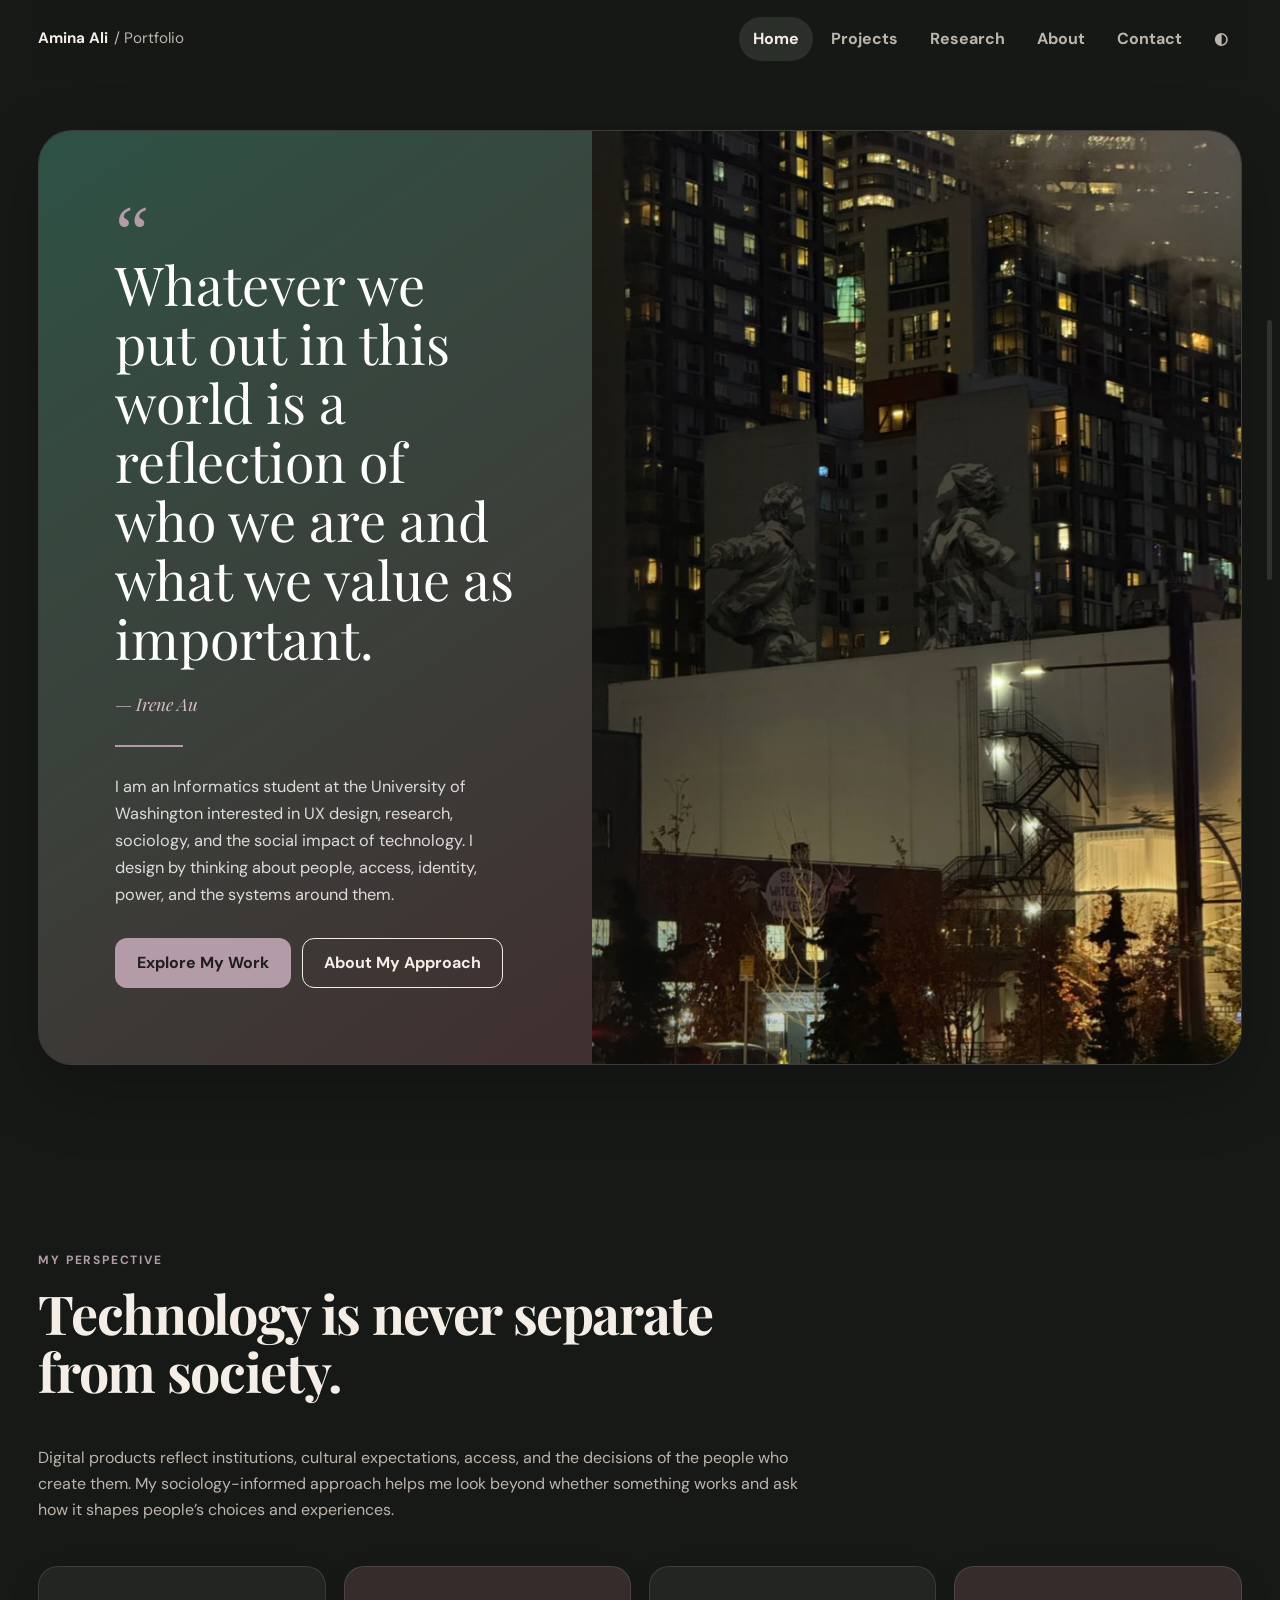
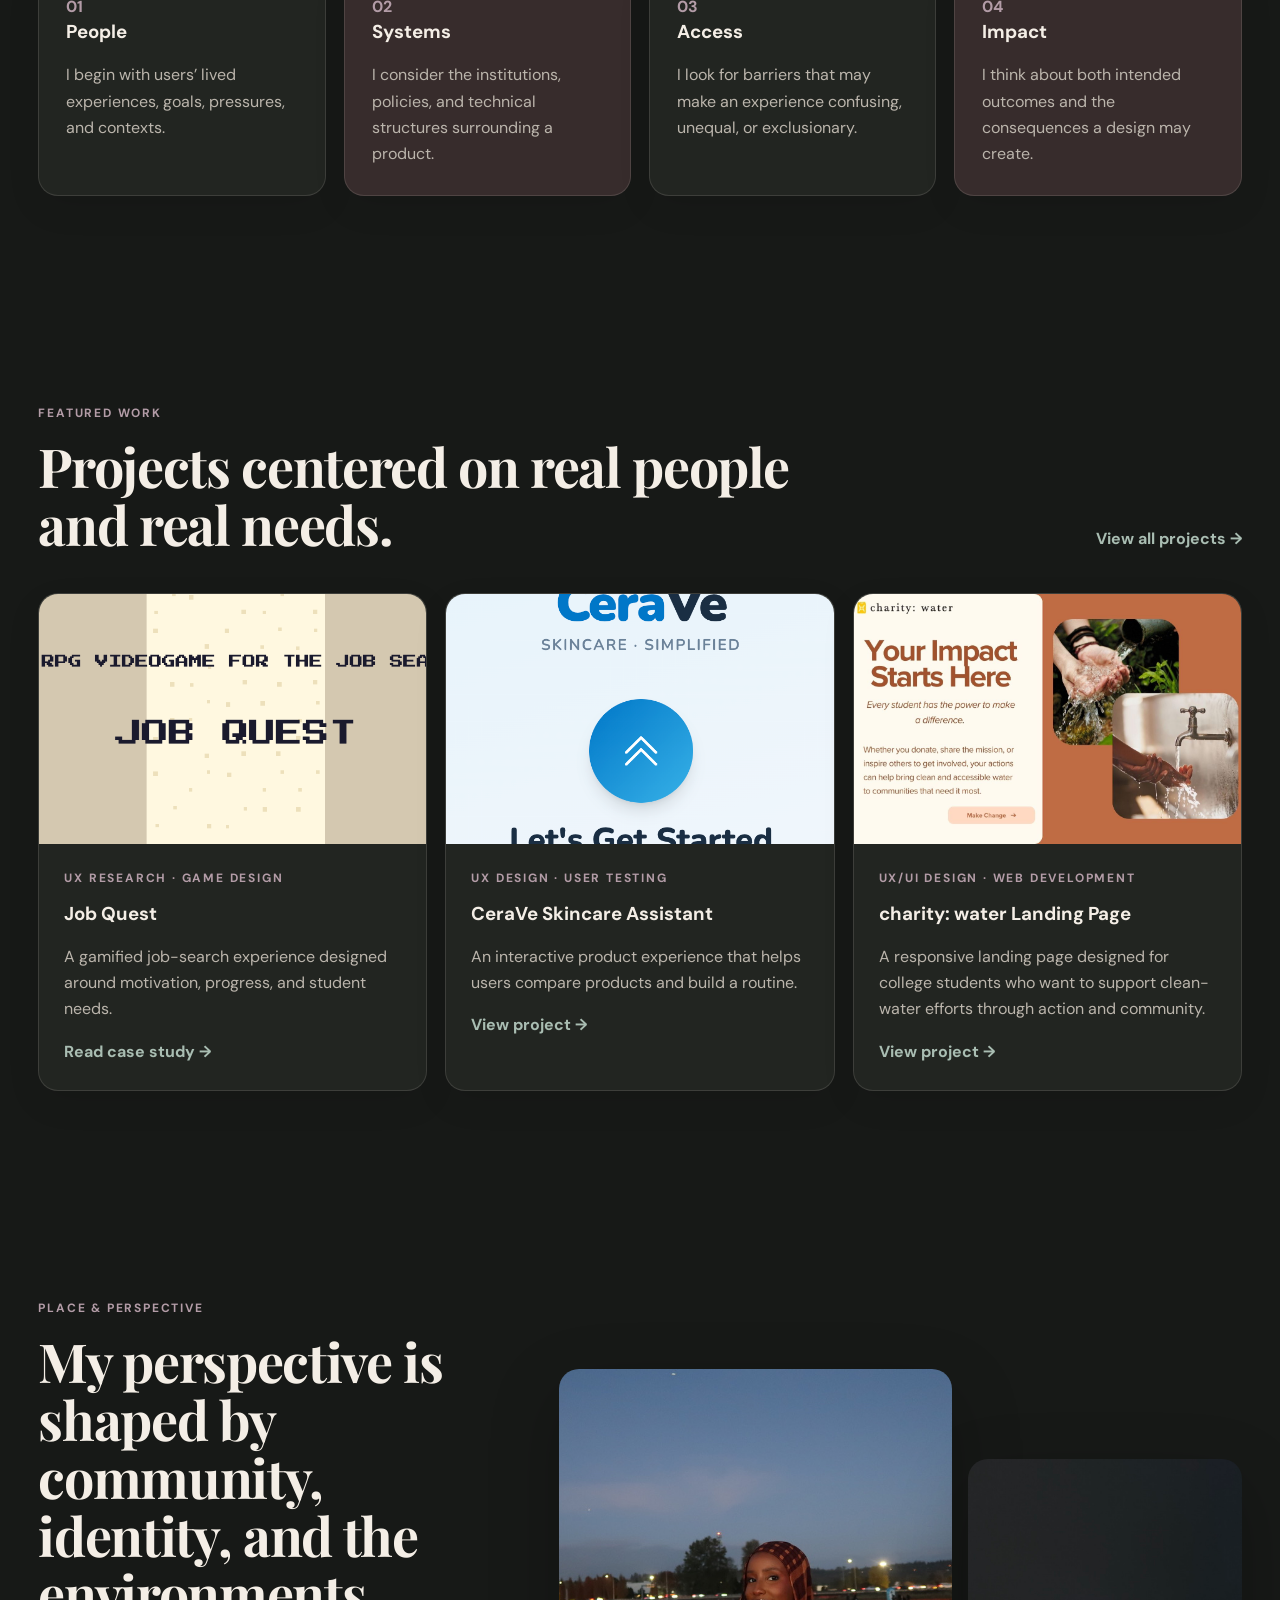
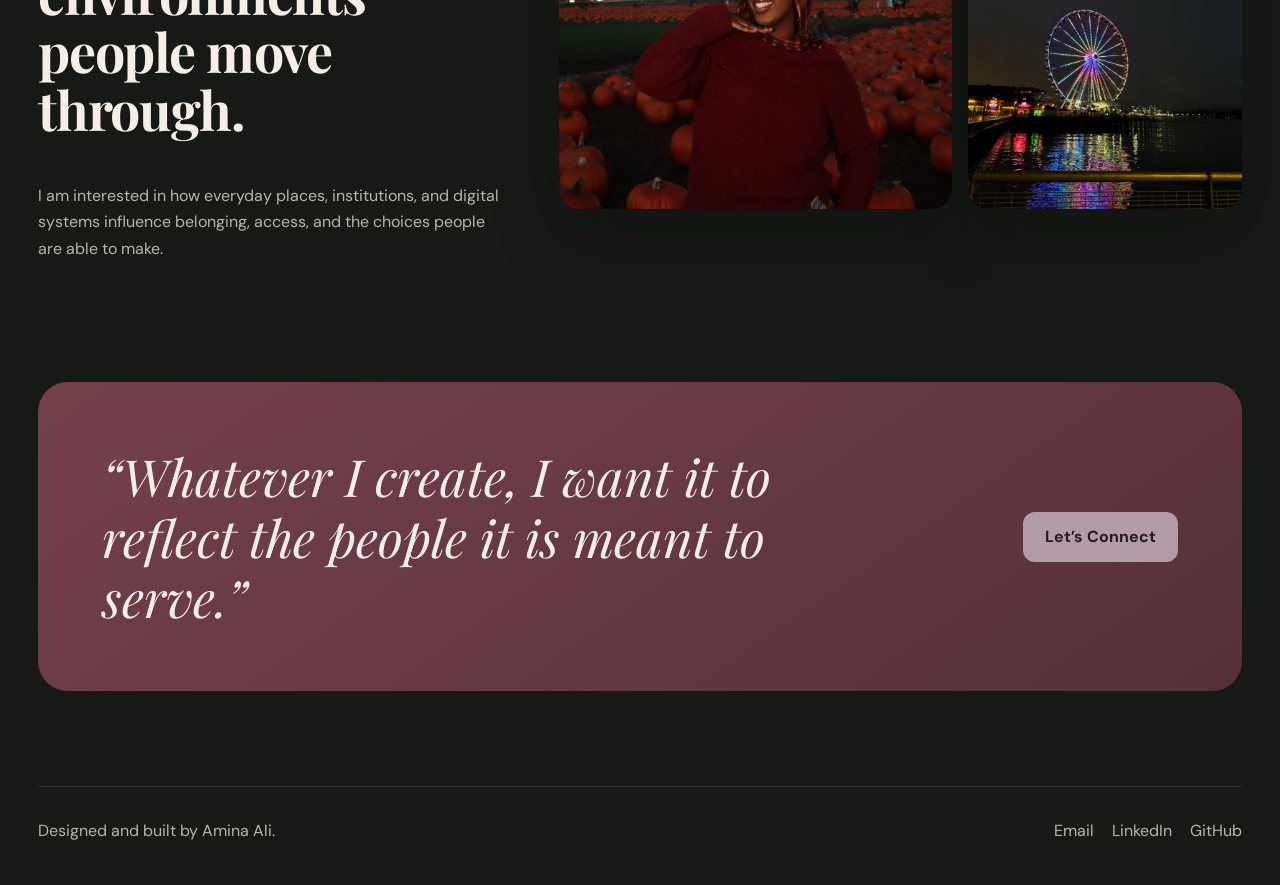
<file: index.html>
<!DOCTYPE html>

<html lang="en">
<head>
<meta charset="utf-8"/>
<meta content="width=device-width, initial-scale=1.0" name="viewport"/>
<meta content="Amina Ali's UX design, research, and technology portfolio." name="description"/>
<title>Amina Ali | People, Systems, and Design</title>
<link href="https://fonts.googleapis.com" rel="preconnect"/>
<link crossorigin="" href="https://fonts.gstatic.com" rel="preconnect"/>
<link href="https://fonts.googleapis.com/css2?family=DM+Sans:wght@400;500;600;700&amp;family=Playfair+Display:ital,wght@0,600;1,500;1,600&amp;display=swap" rel="stylesheet"/>
<link href="styles.css" rel="stylesheet"/>
<script defer="" src="script.js"></script>
</head>
<body>
<header class="site-header">
<a class="brand" href="index.html"><strong>Amina Ali</strong><span>/ Portfolio</span></a>
<button aria-expanded="false" aria-label="Open navigation" class="menu-button" id="menuButton"><span></span><span></span><span></span></button>
<nav class="nav-links" id="navLinks">
<a class="active" href="index.html">Home</a>
<a href="projects.html">Projects</a>
<a href="research.html">Research</a>
<a href="about.html">About</a>
<a href="contact.html">Contact</a>
<button aria-label="Switch color theme" class="theme-button" id="themeButton">◐</button>
</nav>
</header>
<main>
<section class="home-hero home-hero-city">
<div class="city-quote-panel">
<div class="city-quote-copy">
<p class="city-quote-mark">“</p>
<blockquote>
          Whatever we put out in this world is a reflection of who we are
          and what we value as important.
        </blockquote>
<p class="city-quote-author">— Irene Au</p>
<div class="city-quote-divider"></div>
<p class="city-quote-intro">
          I am an Informatics student at the University of Washington
          interested in UX design, research, sociology, and the social impact
          of technology. I design by thinking about people, access, identity,
          power, and the systems around them.
        </p>
<div class="button-row">
<a class="button primary" href="projects.html">Explore My Work</a>
<a class="button secondary" href="about.html">About My Approach</a>
</div>
</div>
<div class="city-quote-image">
<img alt="Seattle buildings, public art, and urban infrastructure at night" src="img/city-systems.jpg"/>
</div>
</div>
</section>
<section class="page-section">
<div class="section-intro">
<p class="eyebrow">MY PERSPECTIVE</p>
<h2>Technology is never separate from society.</h2>
<p>Digital products reflect institutions, cultural expectations, access, and the decisions of the people who create them. My sociology-informed approach helps me look beyond whether something works and ask how it shapes people’s choices and experiences.</p>
</div>
<div class="principle-grid">
<article><span>01</span><h3>People</h3><p>I begin with users’ lived experiences, goals, pressures, and contexts.</p></article>
<article><span>02</span><h3>Systems</h3><p>I consider the institutions, policies, and technical structures surrounding a product.</p></article>
<article><span>03</span><h3>Access</h3><p>I look for barriers that may make an experience confusing, unequal, or exclusionary.</p></article>
<article><span>04</span><h3>Impact</h3><p>I think about both intended outcomes and the consequences a design may create.</p></article>
</div>
</section>
<section class="page-section">
<div class="section-heading"><div><p class="eyebrow">FEATURED WORK</p><h2>Projects centered on real people and real needs.</h2></div><a class="text-link" href="projects.html">View all projects →</a></div>
<div class="preview-grid">
<article class="preview-card"><img alt="Job Quest project" src="img/jobquest-game.jpg"/><div><p class="card-label">UX RESEARCH · GAME DESIGN</p><h3>Job Quest</h3><p>A gamified job-search experience designed around motivation, progress, and student needs.</p><a href="JobQuest-CaseStudy.pdf" rel="noopener noreferrer" target="_blank">Read case study →</a></div></article>
<article class="preview-card"><img alt="CeraVe prototype" src="img/cerave-project.jpg"/><div><p class="card-label">UX DESIGN · USER TESTING</p><h3>CeraVe Skincare Assistant</h3><p>An interactive product experience that helps users compare products and build a routine.</p><a href="projects.html#cerave">View project →</a></div></article>
<article class="preview-card"><img alt="charity water landing page designed by Amina Ali" src="img/charity-water-project.jpg"/><div><p class="card-label">UX/UI DESIGN · WEB DEVELOPMENT</p><h3>charity: water Landing Page</h3><p>A responsive landing page designed for college students who want to support clean-water efforts through action and community.</p><a href="https://aamina-bot.github.io/CR-02-charity-water-lp/" rel="noopener noreferrer" target="_blank">View project →</a></div></article>
</div>
</section>
<section class="page-section personal-visual-section">
<div class="personal-visual-copy">
<p class="eyebrow">PLACE &amp; PERSPECTIVE</p>
<h2>My perspective is shaped by community, identity, and the environments people move through.</h2>
<p>
        I am interested in how everyday places, institutions, and digital systems
        influence belonging, access, and the choices people are able to make.
      </p>
</div>
<div class="personal-photo-grid">
<img alt="Amina Ali at a pumpkin patch" src="img/profile.jpg"/>
<img alt="Seattle Great Wheel illuminated at night" src="img/seattle-wheel.jpg"/>
</div>
</section>
<section class="page-section quote-panel"><p>“Whatever I create, I want it to reflect the people it is meant to serve.”</p><a class="button primary" href="contact.html">Let’s Connect</a></section>
</main>
<footer class="site-footer"><p>Designed and built by Amina Ali.</p><div><a href="mailto:aliamina9890@gmail.com">Email</a><a href="https://www.linkedin.com/in/aminaalii" rel="noopener noreferrer" target="_blank">LinkedIn</a><a href="https://github.com/aamina-bot" rel="noopener noreferrer" target="_blank">GitHub</a></div></footer>
</body>
</html>
</file>
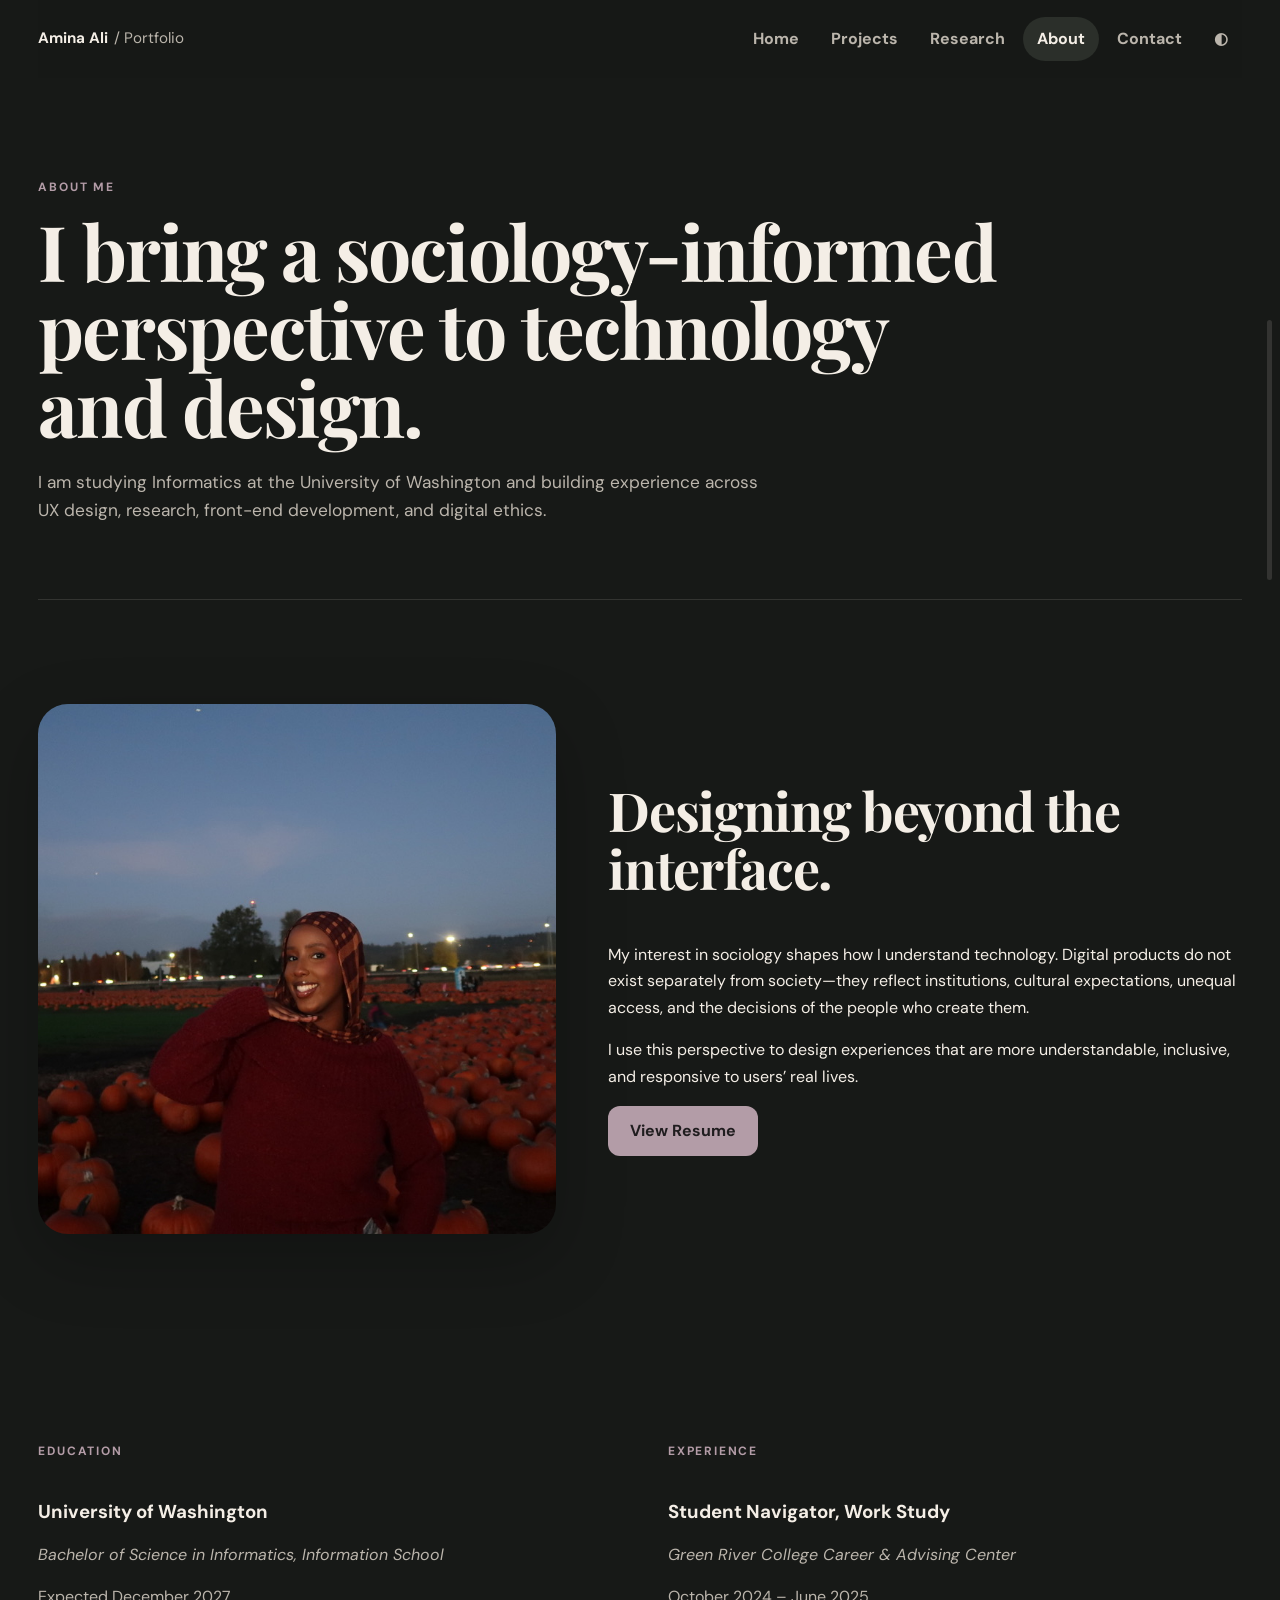
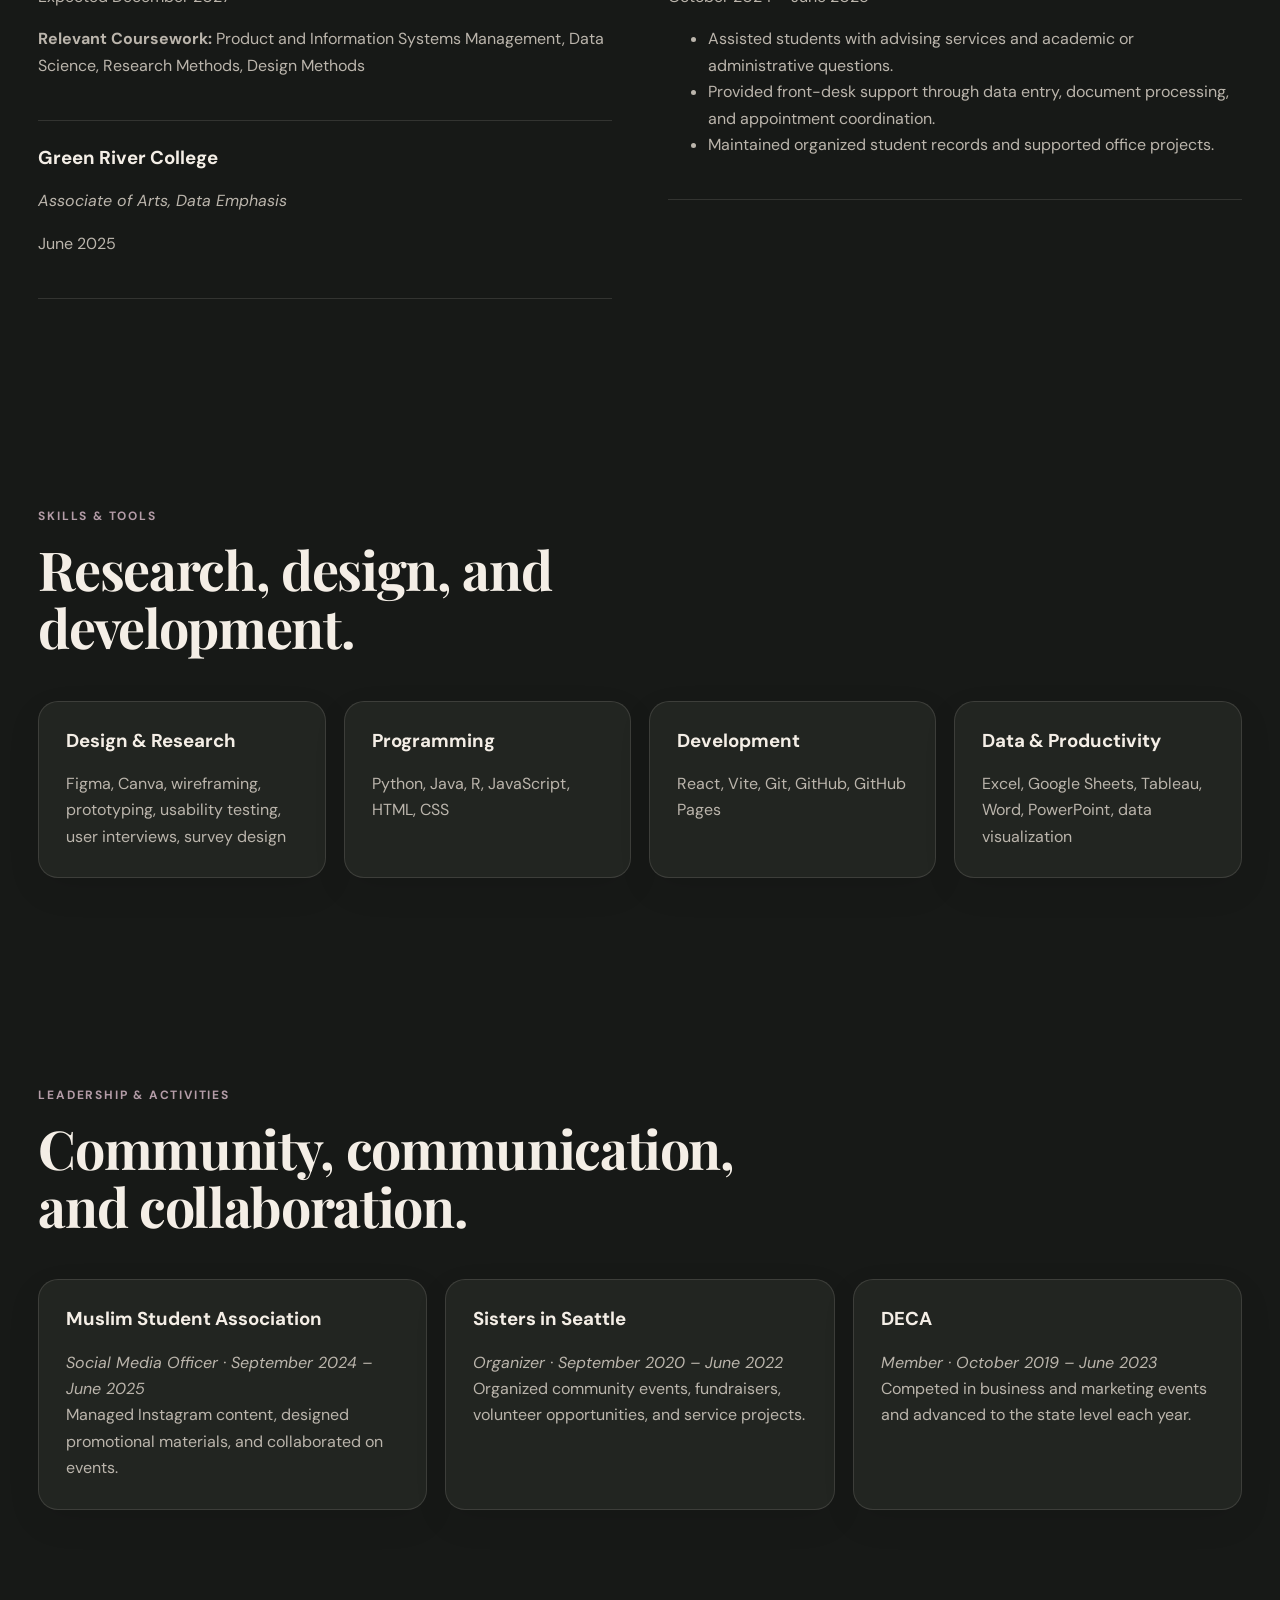
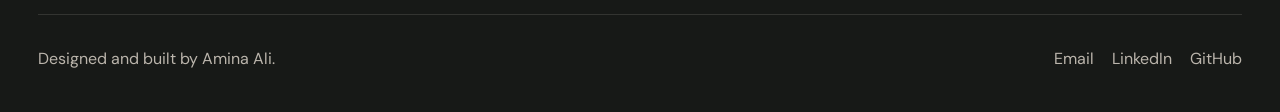
<file: about.html>
<!DOCTYPE html><html lang="en"><head><meta charset="UTF-8"><meta name="viewport" content="width=device-width, initial-scale=1.0"><title>About | Amina Ali</title><link rel="preconnect" href="https://fonts.googleapis.com"><link rel="preconnect" href="https://fonts.gstatic.com" crossorigin><link href="https://fonts.googleapis.com/css2?family=DM+Sans:wght@400;500;600;700&family=Playfair+Display:ital,wght@0,600;1,500;1,600&display=swap" rel="stylesheet"><link rel="stylesheet" href="styles.css"><script src="script.js" defer></script></head><body>
<header class="site-header"><a class="brand" href="index.html"><strong>Amina Ali</strong><span>/ Portfolio</span></a><button class="menu-button" id="menuButton" aria-label="Open navigation" aria-expanded="false"><span></span><span></span><span></span></button><nav class="nav-links" id="navLinks"><a href="index.html">Home</a><a href="projects.html">Projects</a><a href="research.html">Research</a><a href="about.html" class="active">About</a><a href="contact.html">Contact</a><button class="theme-button" id="themeButton">◐</button></nav></header>
<main><section class="page-hero"><p class="eyebrow">ABOUT ME</p><h1>I bring a sociology-informed perspective to technology and design.</h1><p>I am studying Informatics at the University of Washington and building experience across UX design, research, front-end development, and digital ethics.</p></section>
<section class="page-section about-profile"><img src="img/profile.jpg" alt="Portrait of Amina Ali"><div><h2>Designing beyond the interface.</h2><p>My interest in sociology shapes how I understand technology. Digital products do not exist separately from society—they reflect institutions, cultural expectations, unequal access, and the decisions of the people who create them.</p><p>I use this perspective to design experiences that are more understandable, inclusive, and responsive to users’ real lives.</p><a class="button primary" href="Amina-Ali-Resume.pdf" target="_blank" rel="noopener noreferrer">View Resume</a></div></section>
<section class="page-section two-column"><div><p class="eyebrow">EDUCATION</p><div class="timeline"><article><h3>University of Washington</h3><p><em>Bachelor of Science in Informatics, Information School</em></p><p>Expected December 2027</p><p><strong>Relevant Coursework:</strong> Product and Information Systems Management, Data Science, Research Methods, Design Methods</p></article><article><h3>Green River College</h3><p><em>Associate of Arts, Data Emphasis</em></p><p>June 2025</p></article></div></div><div><p class="eyebrow">EXPERIENCE</p><div class="timeline"><article><h3>Student Navigator, Work Study</h3><p><em>Green River College Career & Advising Center</em></p><p>October 2024 – June 2025</p><ul><li>Assisted students with advising services and academic or administrative questions.</li><li>Provided front-desk support through data entry, document processing, and appointment coordination.</li><li>Maintained organized student records and supported office projects.</li></ul></article></div></div></section>
<section class="page-section"><div class="section-intro"><p class="eyebrow">SKILLS & TOOLS</p><h2>Research, design, and development.</h2></div><div class="skills-grid"><article><h3>Design & Research</h3><p>Figma, Canva, wireframing, prototyping, usability testing, user interviews, survey design</p></article><article><h3>Programming</h3><p>Python, Java, R, JavaScript, HTML, CSS</p></article><article><h3>Development</h3><p>React, Vite, Git, GitHub, GitHub Pages</p></article><article><h3>Data & Productivity</h3><p>Excel, Google Sheets, Tableau, Word, PowerPoint, data visualization</p></article></div></section>
<section class="page-section"><div class="section-intro"><p class="eyebrow">LEADERSHIP & ACTIVITIES</p><h2>Community, communication, and collaboration.</h2></div><div class="activity-grid"><article><h3>Muslim Student Association</h3><p><em>Social Media Officer · September 2024 – June 2025</em></p><p>Managed Instagram content, designed promotional materials, and collaborated on events.</p></article><article><h3>Sisters in Seattle</h3><p><em>Organizer · September 2020 – June 2022</em></p><p>Organized community events, fundraisers, volunteer opportunities, and service projects.</p></article><article><h3>DECA</h3><p><em>Member · October 2019 – June 2023</em></p><p>Competed in business and marketing events and advanced to the state level each year.</p></article></div></section></main>
<footer class="site-footer"><p>Designed and built by Amina Ali.</p><div><a href="mailto:aliamina9890@gmail.com">Email</a><a href="https://www.linkedin.com/in/aminaalii" target="_blank" rel="noopener noreferrer">LinkedIn</a><a href="https://github.com/aamina-bot" target="_blank" rel="noopener noreferrer">GitHub</a></div></footer></body></html>
</file>
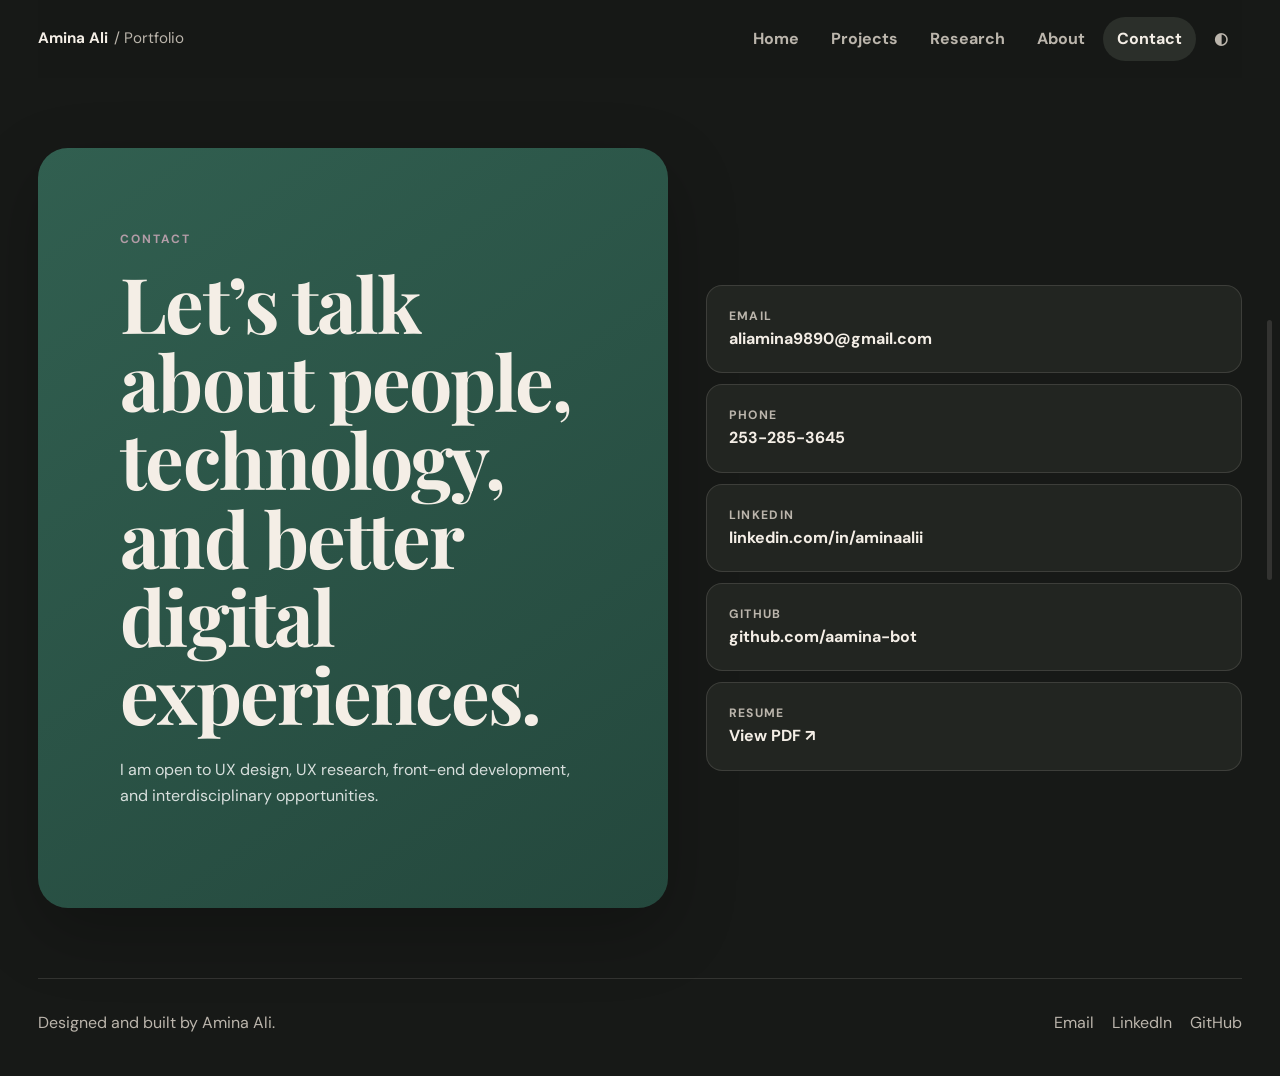
<file: contact.html>
<!DOCTYPE html><html lang="en"><head><meta charset="UTF-8"><meta name="viewport" content="width=device-width, initial-scale=1.0"><title>Contact | Amina Ali</title><link rel="preconnect" href="https://fonts.googleapis.com"><link rel="preconnect" href="https://fonts.gstatic.com" crossorigin><link href="https://fonts.googleapis.com/css2?family=DM+Sans:wght@400;500;600;700&family=Playfair+Display:ital,wght@0,600;1,500;1,600&display=swap" rel="stylesheet"><link rel="stylesheet" href="styles.css"><script src="script.js" defer></script></head><body>
<header class="site-header"><a class="brand" href="index.html"><strong>Amina Ali</strong><span>/ Portfolio</span></a><button class="menu-button" id="menuButton" aria-label="Open navigation" aria-expanded="false"><span></span><span></span><span></span></button><nav class="nav-links" id="navLinks"><a href="index.html">Home</a><a href="projects.html">Projects</a><a href="research.html">Research</a><a href="about.html">About</a><a href="contact.html" class="active">Contact</a><button class="theme-button" id="themeButton">◐</button></nav></header>
<main><section class="contact-page"><div class="contact-message"><p class="eyebrow">CONTACT</p><h1>Let’s talk about people, technology, and better digital experiences.</h1><p>I am open to UX design, UX research, front-end development, and interdisciplinary opportunities.</p></div><div class="contact-panel"><a href="mailto:aliamina9890@gmail.com"><span>Email</span><strong>aliamina9890@gmail.com</strong></a><a href="tel:+12532853645"><span>Phone</span><strong>253-285-3645</strong></a><a href="https://www.linkedin.com/in/aminaalii" target="_blank" rel="noopener noreferrer"><span>LinkedIn</span><strong>linkedin.com/in/aminaalii</strong></a><a href="https://github.com/aamina-bot" target="_blank" rel="noopener noreferrer"><span>GitHub</span><strong>github.com/aamina-bot</strong></a><a href="Amina-Ali-Resume.pdf" target="_blank" rel="noopener noreferrer"><span>Resume</span><strong>View PDF ↗</strong></a></div></section></main>
<footer class="site-footer"><p>Designed and built by Amina Ali.</p><div><a href="mailto:aliamina9890@gmail.com">Email</a><a href="https://www.linkedin.com/in/aminaalii" target="_blank" rel="noopener noreferrer">LinkedIn</a><a href="https://github.com/aamina-bot" target="_blank" rel="noopener noreferrer">GitHub</a></div></footer></body></html>
</file>
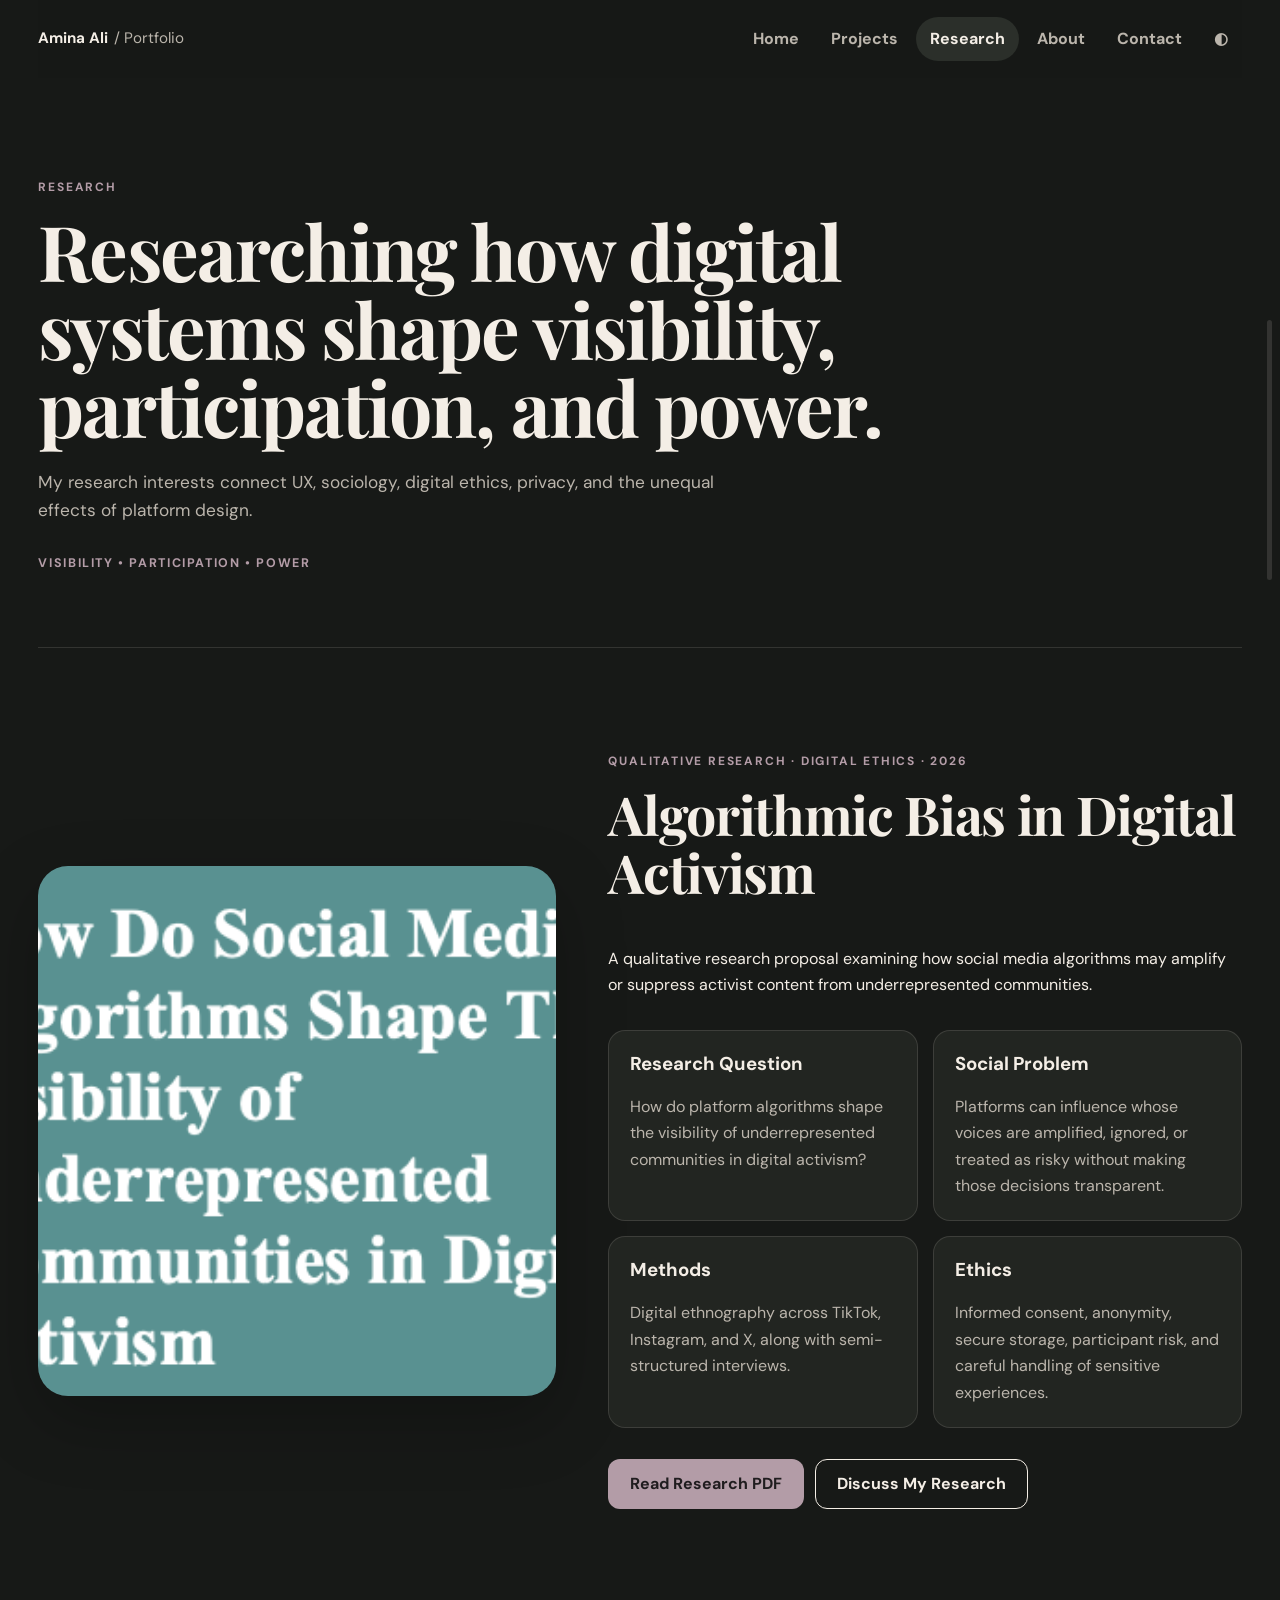
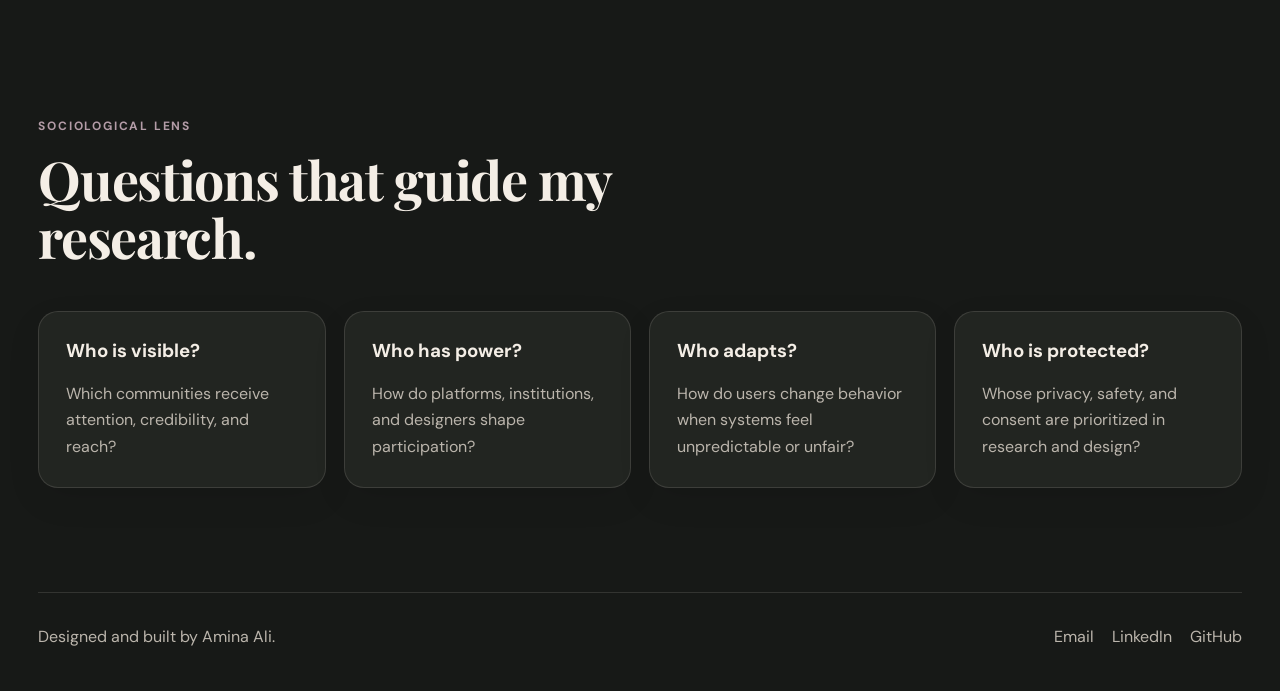
<file: research.html>
<!DOCTYPE html><html lang="en"><head><meta charset="UTF-8"><meta name="viewport" content="width=device-width, initial-scale=1.0"><title>Research | Amina Ali</title><link rel="preconnect" href="https://fonts.googleapis.com"><link rel="preconnect" href="https://fonts.gstatic.com" crossorigin><link href="https://fonts.googleapis.com/css2?family=DM+Sans:wght@400;500;600;700&family=Playfair+Display:ital,wght@0,600;1,500;1,600&display=swap" rel="stylesheet"><link rel="stylesheet" href="styles.css"><script src="script.js" defer></script></head><body>
<header class="site-header"><a class="brand" href="index.html"><strong>Amina Ali</strong><span>/ Portfolio</span></a><button class="menu-button" id="menuButton" aria-label="Open navigation" aria-expanded="false"><span></span><span></span><span></span></button><nav class="nav-links" id="navLinks"><a href="index.html">Home</a><a href="projects.html">Projects</a><a href="research.html" class="active">Research</a><a href="about.html">About</a><a href="contact.html">Contact</a><button class="theme-button" id="themeButton">◐</button></nav></header>
<main><section class="page-hero sociology-hero"><p class="eyebrow">RESEARCH</p><h1>Researching how digital systems shape visibility, participation, and power.</h1><p>My research interests connect UX, sociology, digital ethics, privacy, and the unequal effects of platform design.</p></section>
<section class="page-section research-feature"><img src="img/digital-activism.jpg" alt="Digital activism presentation"><div><p class="card-label">QUALITATIVE RESEARCH · DIGITAL ETHICS · 2026</p><h2>Algorithmic Bias in Digital Activism</h2><p>A qualitative research proposal examining how social media algorithms may amplify or suppress activist content from underrepresented communities.</p><div class="research-details"><article><h3>Research Question</h3><p>How do platform algorithms shape the visibility of underrepresented communities in digital activism?</p></article><article><h3>Social Problem</h3><p>Platforms can influence whose voices are amplified, ignored, or treated as risky without making those decisions transparent.</p></article><article><h3>Methods</h3><p>Digital ethnography across TikTok, Instagram, and X, along with semi-structured interviews.</p></article><article><h3>Ethics</h3><p>Informed consent, anonymity, secure storage, participant risk, and careful handling of sensitive experiences.</p></article></div><div class="button-row"><a class="button primary" href="digital-activism-report.pdf" target="_blank" rel="noopener noreferrer">Read Research PDF</a><a class="button secondary" href="contact.html">Discuss My Research</a></div></div></section>
<section class="page-section"><div class="section-intro"><p class="eyebrow">SOCIOLOGICAL LENS</p><h2>Questions that guide my research.</h2></div><div class="concept-grid"><article><h3>Who is visible?</h3><p>Which communities receive attention, credibility, and reach?</p></article><article><h3>Who has power?</h3><p>How do platforms, institutions, and designers shape participation?</p></article><article><h3>Who adapts?</h3><p>How do users change behavior when systems feel unpredictable or unfair?</p></article><article><h3>Who is protected?</h3><p>Whose privacy, safety, and consent are prioritized in research and design?</p></article></div></section></main>
<footer class="site-footer"><p>Designed and built by Amina Ali.</p><div><a href="mailto:aliamina9890@gmail.com">Email</a><a href="https://www.linkedin.com/in/aminaalii" target="_blank" rel="noopener noreferrer">LinkedIn</a><a href="https://github.com/aamina-bot" target="_blank" rel="noopener noreferrer">GitHub</a></div></footer></body></html>
</file>
<file: styles.css>
:root {
  --background: #171917;
  --surface: #222521;
  --surface-raised: #2b2f2a;
  --text: #f4eee6;
  --muted: #bbb5ac;
  --cream: #f0e8dc;
  --green: #315f50;
  --green-dark: #24483d;
  --green-light: #a9bdb2;
  --burgundy: #74414b;
  --mauve: #b39ca7;
  --border: rgba(240, 232, 220, 0.13);
  --shadow: 0 24px 70px rgba(0, 0, 0, 0.24);
  --radius-large: 30px;
  --radius-medium: 20px;
  --radius-small: 12px;
  --content-width: 90rem;
  --max: var(--content-width);
  --line: var(--border);
  --section-space: 104px;
}

body.light-theme {
  --background: #f3eee7;
  --surface: #fffaf4;
  --surface-raised: #e9dfd5;
  --text: #24211f;
  --muted: #6d655f;
  --cream: #24211f;
  --green-light: #426c5d;
  --border: rgba(36, 33, 31, 0.13);
  --shadow: 0 24px 65px rgba(72, 52, 41, 0.13);
}

* {
  box-sizing: border-box;
}

html {
  scroll-behavior: smooth;
}

body {
  margin: 0;
  background: var(--background);
  color: var(--text);
  font-family: "DM Sans", sans-serif;
  line-height: 1.65;
  transition: background 0.25s ease, color 0.25s ease;
}

img {
  max-width: 100%;
}

a {
  color: inherit;
  text-decoration: none;
}

button {
  font: inherit;
}

h1,
h2,
h3,
p {
  margin-top: 0;
}

h1,
h2 {
  font-family: "Playfair Display", serif;
  letter-spacing: -0.025em;
}

h1 {
  font-size: clamp(2.8rem, 6vw, 5.7rem);
  line-height: 1.02;
}

h2 {
  font-size: clamp(2.1rem, 4.2vw, 3.8rem);
  line-height: 1.08;
}

h3 {
  line-height: 1.25;
}

.site-header {
  position: sticky;
  top: 0;
  z-index: 50;
  width: min(calc(100% - 40px), var(--content-width));
  min-height: 78px;
  margin: 0 auto;
  display: flex;
  align-items: center;
  justify-content: space-between;
  background: color-mix(in srgb, var(--background) 90%, transparent);
  backdrop-filter: blur(18px);
}

.brand {
  display: flex;
  align-items: center;
  gap: 6px;
  font-size: 0.95rem;
}

.brand strong {
  color: var(--text);
}

.brand span {
  color: var(--muted);
}

.nav-links {
  display: flex;
  align-items: center;
  gap: 4px;
}

.nav-links a,
.theme-button {
  padding: 9px 14px;
  border: 0;
  border-radius: 999px;
  background: transparent;
  color: var(--muted);
  font-weight: 700;
  cursor: pointer;
  transition: background 0.2s ease, color 0.2s ease;
}

.nav-links a:hover,
.nav-links a.active,
.theme-button:hover {
  background: var(--surface-raised);
  color: var(--text);
}

.menu-button {
  display: none;
  width: 42px;
  height: 42px;
  border: 1px solid var(--border);
  border-radius: 11px;
  background: var(--surface);
  cursor: pointer;
}

.menu-button span {
  display: block;
  width: 19px;
  height: 2px;
  margin: 4px auto;
  background: var(--text);
}

.eyebrow,
.card-label {
  margin-bottom: 13px;
  color: var(--mauve);
  font-size: 0.75rem;
  font-weight: 700;
  letter-spacing: 0.15em;
  text-transform: uppercase;
}

.home-hero,
.page-section,
.page-hero,
.contact-page,
.site-footer {
  width: min(calc(100% - 40px), var(--content-width));
  margin-inline: auto;
}

.home-hero {
  min-height: calc(100vh - 78px);
  display: grid;
  grid-template-columns: minmax(0, 0.92fr) minmax(0, 1.08fr);
  gap: 28px;
  align-items: stretch;
  padding: 48px 0 84px;
}

.hero-visual,
.hero-copy {
  min-height: 610px;
  border-radius: var(--radius-large);
  overflow: hidden;
  box-shadow: var(--shadow);
}

.hero-visual {
  position: relative;
  background: var(--surface);
}

.hero-visual > img {
  width: 100%;
  height: 100%;
  min-height: 610px;
  display: block;
  object-fit: cover;
  object-position: center;
}

.hero-visual::after {
  content: "";
  position: absolute;
  inset: 0;
  background:
    linear-gradient(
      to top,
      rgba(19, 21, 20, 0.92),
      rgba(19, 21, 20, 0.16) 58%,
      transparent
    );
}

.hero-visual-overlay {
  position: absolute;
  z-index: 2;
  left: 30px;
  right: 30px;
  bottom: 28px;
  color: white;
}

.hero-visual-overlay p {
  max-width: 470px;
  margin-bottom: 8px;
  font-family: "Playfair Display", serif;
  font-size: clamp(1.55rem, 3vw, 2.4rem);
  font-style: italic;
  line-height: 1.18;
}

.hero-visual-overlay span {
  color: rgba(255, 255, 255, 0.76);
  font-size: 0.72rem;
  font-weight: 700;
  letter-spacing: 0.13em;
  text-transform: uppercase;
}

.hero-copy {
  display: flex;
  flex-direction: column;
  justify-content: center;
  padding: clamp(42px, 7vw, 82px);
  background:
    linear-gradient(145deg, var(--green), var(--green-dark));
}

.hero-copy h1 {
  margin-bottom: 25px;
}

.hero-copy > p:not(.eyebrow) {
  max-width: 690px;
  margin-bottom: 0;
  color: rgba(255, 255, 255, 0.82);
  font-size: 1.05rem;
}

.button-row {
  display: flex;
  flex-wrap: wrap;
  gap: 11px;
  margin-top: 29px;
}

.button {
  min-height: 47px;
  display: inline-flex;
  align-items: center;
  justify-content: center;
  padding: 11px 21px;
  border: 1px solid transparent;
  border-radius: var(--radius-small);
  font-weight: 700;
  transition: transform 0.2s ease, background 0.2s ease;
}

.button:hover {
  transform: translateY(-2px);
}

.button.primary {
  background: var(--mauve);
  color: #201d1f;
}

.button.secondary {
  border-color: currentColor;
  background: transparent;
}

.page-section {
  padding: var(--section-space) 0;
}

.page-hero {
  min-height: 52vh;
  display: flex;
  flex-direction: column;
  justify-content: end;
  padding: 100px 0 74px;
  border-bottom: 1px solid var(--border);
}

.page-hero h1 {
  max-width: 980px;
  margin-bottom: 22px;
}

.page-hero > p:last-child {
  max-width: 720px;
  margin-bottom: 0;
  color: var(--muted);
  font-size: 1.08rem;
}

.sociology-hero::after {
  content: "visibility  •  participation  •  power";
  display: block;
  margin-top: 28px;
  color: var(--mauve);
  font-size: 0.78rem;
  font-weight: 700;
  letter-spacing: 0.13em;
  text-transform: uppercase;
}

.section-intro {
  max-width: 760px;
  margin-bottom: 42px;
}

.section-intro > p:last-child {
  color: var(--muted);
}

.section-heading {
  display: flex;
  align-items: end;
  justify-content: space-between;
  gap: 36px;
  margin-bottom: 40px;
}

.section-heading > div {
  max-width: 790px;
}

.section-heading h2 {
  margin-bottom: 0;
}

.text-link {
  flex-shrink: 0;
  color: var(--green-light);
  font-weight: 700;
}

.principle-grid,
.preview-grid,
.skills-grid,
.activity-grid,
.concept-grid {
  display: grid;
  gap: 18px;
}

.principle-grid,
.skills-grid,
.concept-grid {
  grid-template-columns: repeat(4, minmax(0, 1fr));
}

.activity-grid {
  grid-template-columns: repeat(3, minmax(0, 1fr));
}

.preview-grid {
  grid-template-columns: repeat(3, minmax(0, 1fr));
}

.principle-grid article,
.skills-grid article,
.activity-grid article,
.concept-grid article,
.preview-card {
  background: var(--surface);
  border: 1px solid var(--border);
  border-radius: var(--radius-medium);
  box-shadow: 0 12px 34px rgba(0, 0, 0, 0.08);
}

.principle-grid article,
.skills-grid article,
.activity-grid article,
.concept-grid article {
  padding: 27px;
}

.principle-grid article:nth-child(2),
.principle-grid article:nth-child(4) {
  background: color-mix(in srgb, var(--burgundy) 25%, var(--surface));
}

.principle-grid span {
  color: var(--mauve);
  font-weight: 700;
}

.principle-grid p,
.skills-grid p,
.activity-grid p,
.concept-grid p {
  margin-bottom: 0;
  color: var(--muted);
}

.preview-card {
  overflow: hidden;
  transition: transform 0.23s ease, box-shadow 0.23s ease;
}

.preview-card:hover {
  transform: translateY(-5px);
  box-shadow: var(--shadow);
}

.preview-card img {
  width: 100%;
  height: 250px;
  display: block;
  object-fit: cover;
}

.preview-card > div {
  padding: 25px;
}

.preview-card p:not(.card-label) {
  color: var(--muted);
}

.preview-card a {
  color: var(--green-light);
  font-weight: 700;
}

.personal-visual-section {
  display: grid;
  grid-template-columns: 0.82fr 1.18fr;
  gap: 46px;
  align-items: center;
}

.personal-visual-copy > p:last-child,
.urban-systems-section p {
  color: var(--muted);
}

.personal-photo-grid {
  display: grid;
  grid-template-columns: 1.18fr 0.82fr;
  gap: 16px;
  align-items: end;
}

.personal-photo-grid img {
  width: 100%;
  height: 440px;
  object-fit: cover;
  border-radius: var(--radius-medium);
  box-shadow: var(--shadow);
}

.personal-photo-grid img:last-child {
  height: 350px;
}

.quote-panel {
  margin-bottom: 95px;
  padding: 64px;
  display: flex;
  align-items: center;
  justify-content: space-between;
  gap: 30px;
  border-radius: var(--radius-large);
  background:
    linear-gradient(145deg, var(--burgundy), #563039);
}

.quote-panel p {
  max-width: 790px;
  margin-bottom: 0;
  font-family: "Playfair Display", serif;
  font-size: clamp(1.9rem, 4vw, 3.35rem);
  font-style: italic;
  line-height: 1.18;
}

.project-list {
  display: flex;
  flex-direction: column;
  gap: 48px;
}

.project-row {
  display: grid;
  grid-template-columns: minmax(0, 0.95fr) minmax(0, 1.05fr);
  overflow: hidden;
  border: 1px solid var(--border);
  border-radius: var(--radius-large);
  background: var(--surface);
  box-shadow: 0 15px 40px rgba(0, 0, 0, 0.1);
}

.project-row.reverse .project-image {
  order: 2;
}

.project-row.reverse .project-copy {
  order: 1;
}

.project-image {
  position: relative;
  min-height: 520px;
  overflow: hidden;
  background: var(--surface-raised);
}

.project-image img {
  width: 100%;
  height: 100%;
  min-height: 520px;
  display: block;
  object-fit: cover;
  object-position: center;
  transition: transform 0.32s ease;
}

.project-image:hover img {
  transform: scale(1.035);
}

.project-copy {
  display: flex;
  flex-direction: column;
  justify-content: center;
  padding: clamp(36px, 6vw, 68px);
}

.project-copy h2 {
  margin-bottom: 17px;
}

.project-copy > p:not(.card-label) {
  color: var(--muted);
  font-size: 1.04rem;
}

.project-meta-grid {
  display: grid;
  grid-template-columns: 1fr 1fr;
  gap: 20px;
  margin: 29px 0;
  padding: 23px 0;
  border-top: 1px solid var(--border);
  border-bottom: 1px solid var(--border);
}

.project-meta-grid strong,
.project-meta-grid span {
  display: block;
}

.project-meta-grid strong {
  margin-bottom: 4px;
}

.project-meta-grid span {
  color: var(--muted);
}

.tag-row {
  display: flex;
  flex-wrap: wrap;
  gap: 8px;
  margin-bottom: 26px;
}

.tag-row span,
.status-pill {
  padding: 7px 11px;
  border: 1px solid var(--border);
  border-radius: 999px;
  color: var(--muted);
  font-size: 0.77rem;
}

.wip img {
  filter: brightness(0.6);
}

.wip > span {
  position: absolute;
  top: 50%;
  left: 50%;
  padding: 10px 15px;
  border-radius: 999px;
  background: rgba(19, 21, 20, 0.88);
  color: white;
  font-size: 0.74rem;
  font-weight: 700;
  letter-spacing: 0.1em;
  text-transform: uppercase;
  transform: translate(-50%, -50%);
}

.research-feature,
.about-profile,
.urban-systems-section {
  display: grid;
  grid-template-columns: minmax(0, 0.9fr) minmax(0, 1.1fr);
  gap: 52px;
  align-items: center;
}

.research-feature > img,
.about-profile > img,
.urban-systems-section > img {
  width: 100%;
  min-height: 530px;
  display: block;
  object-fit: cover;
  border-radius: var(--radius-large);
  box-shadow: var(--shadow);
}

.research-details {
  display: grid;
  grid-template-columns: 1fr 1fr;
  gap: 15px;
  margin: 31px 0;
}

.research-details article {
  padding: 21px;
  border: 1px solid var(--border);
  border-radius: 17px;
  background: var(--surface);
}

.research-details p {
  margin-bottom: 0;
  color: var(--muted);
}

.two-column {
  display: grid;
  grid-template-columns: 1fr 1fr;
  gap: 56px;
}

.timeline article {
  padding: 25px 0;
  border-bottom: 1px solid var(--border);
}

.timeline p,
.timeline li {
  color: var(--muted);
}

.contact-page {
  min-height: calc(100vh - 78px);
  display: grid;
  grid-template-columns: 1.08fr 0.92fr;
  gap: 38px;
  align-items: center;
  padding: 70px 0;
}

.contact-message {
  padding: clamp(40px, 7vw, 82px);
  border-radius: var(--radius-large);
  background:
    linear-gradient(145deg, var(--green), var(--green-dark));
  box-shadow: var(--shadow);
}

.contact-message h1 {
  margin-bottom: 24px;
}

.contact-message p:last-child {
  color: rgba(255, 255, 255, 0.82);
}

.contact-side {
  display: grid;
  gap: 15px;
}

.contact-photo {
  width: 100%;
  height: 245px;
  display: block;
  object-fit: cover;
  border-radius: var(--radius-medium);
  box-shadow: var(--shadow);
}

.contact-panel {
  display: flex;
  flex-direction: column;
  gap: 11px;
}

.contact-panel a {
  padding: 20px 22px;
  display: flex;
  flex-direction: column;
  border: 1px solid var(--border);
  border-radius: 16px;
  background: var(--surface);
  transition: transform 0.2s ease, background 0.2s ease;
}

.contact-panel a:hover {
  transform: translateX(4px);
  background: var(--surface-raised);
}

.contact-panel span {
  color: var(--muted);
  font-size: 0.76rem;
  font-weight: 700;
  letter-spacing: 0.11em;
  text-transform: uppercase;
}

.site-footer {
  padding: 31px 0 40px;
  display: flex;
  justify-content: space-between;
  gap: 20px;
  border-top: 1px solid var(--border);
  color: var(--muted);
}

.site-footer p {
  margin-bottom: 0;
}

.site-footer div {
  display: flex;
  flex-wrap: wrap;
  gap: 18px;
}

@media (max-width: 940px) {
  .menu-button {
    display: block;
  }

  .nav-links {
    position: absolute;
    top: 67px;
    right: 0;
    display: none;
    flex-direction: column;
    align-items: stretch;
    min-width: 220px;
    padding: 12px;
    border: 1px solid var(--border);
    border-radius: 16px;
    background: var(--surface);
    box-shadow: var(--shadow);
  }

  .nav-links.open {
    display: flex;
  }

  .home-hero,
  .project-row,
  .research-feature,
  .about-profile,
  .urban-systems-section,
  .contact-page,
  .two-column,
  .personal-visual-section {
    grid-template-columns: 1fr;
  }

  .project-row.reverse .project-image,
  .project-row.reverse .project-copy {
    order: initial;
  }

  .principle-grid,
  .skills-grid,
  .concept-grid,
  .preview-grid {
    grid-template-columns: 1fr 1fr;
  }

  .activity-grid {
    grid-template-columns: 1fr;
  }

  .hero-visual,
  .hero-copy,
  .hero-visual > img {
    min-height: 500px;
  }

  .personal-photo-grid img,
  .personal-photo-grid img:last-child {
    height: 390px;
  }
}

@media (max-width: 620px) {
  :root {
    --section-space: 72px;
  }

  .site-header,
  .home-hero,
  .page-section,
  .page-hero,
  .contact-page,
  .site-footer {
    width: min(calc(100% - 22px), var(--content-width));
  }

  .home-hero {
    padding-top: 26px;
  }

  .hero-visual,
  .hero-copy,
  .hero-visual > img {
    min-height: 390px;
  }

  .hero-copy {
    padding: 34px 25px;
  }

  .section-heading,
  .quote-panel,
  .site-footer {
    flex-direction: column;
    align-items: flex-start;
  }

  .principle-grid,
  .skills-grid,
  .concept-grid,
  .preview-grid,
  .research-details,
  .project-meta-grid,
  .personal-photo-grid {
    grid-template-columns: 1fr;
  }

  .project-image,
  .project-image img {
    min-height: 310px;
  }

  .project-copy {
    padding: 31px 24px;
  }

  .research-feature > img,
  .about-profile > img,
  .urban-systems-section > img {
    min-height: 360px;
  }

  .personal-photo-grid img,
  .personal-photo-grid img:last-child {
    height: 335px;
  }

  .button-row {
    flex-direction: column;
  }

  .button-row .button {
    width: 100%;
  }

  .quote-panel {
    padding: 38px 25px;
  }

  .contact-message {
    padding: 38px 25px;
  }
}

@media (prefers-reduced-motion: reduce) {
  html {
    scroll-behavior: auto;
  }

  *,
  *::before,
  *::after {
    transition: none !important;
  }
}


.quote-content{
display:flex;
align-items:flex-end;
gap:24px;
max-width:900px;
}
.quote-side-image{
width:180px;
height:180px;
object-fit:cover;
border-radius:18px;
border:3px solid rgba(255,255,255,.25);
box-shadow:0 12px 28px rgba(0,0,0,.35);
flex-shrink:0;
}
.quote-text{display:flex;flex-direction:column;}
@media(max-width:700px){
.quote-content{flex-direction:column;align-items:flex-start;}
.quote-side-image{width:140px;height:140px;}
}


/* ==================================================
   CITY + QUOTE HERO UPDATE
   Keeps the original portfolio palette and sections.
================================================== */

.home-hero-city {
  width: min(calc(100% - 36px), var(--max));
  min-height: calc(100vh - 78px);
  margin: 0 auto;
  display: flex;
  align-items: center;
  padding: 52px 0 82px;
}

.city-quote-panel {
  width: 100%;
  min-height: 650px;
  display: grid;
  grid-template-columns: minmax(0, 0.92fr) minmax(0, 1.08fr);
  overflow: hidden;
  border: 1px solid var(--line);
  border-radius: 34px;
  background: var(--surface);
  box-shadow: var(--shadow);
}

.city-quote-copy {
  position: relative;
  z-index: 2;
  display: flex;
  flex-direction: column;
  justify-content: center;
  padding: clamp(42px, 6vw, 76px);
  background:
    linear-gradient(
      145deg,
      color-mix(in srgb, var(--green) 78%, var(--surface)),
      color-mix(in srgb, var(--burgundy) 36%, var(--surface))
    );
}

.city-quote-mark {
  margin: 0 0 -6px;
  color: var(--mauve);
  font-family: Georgia, serif;
  font-size: 4.7rem;
  line-height: 0.7;
}

.city-quote-copy blockquote {
  max-width: 650px;
  margin: 0;
  color: white;
  font-family: "Playfair Display", serif;
  font-size: clamp(2.35rem, 4.2vw, 4.35rem);
  font-style: normal;
  line-height: 1.1;
}

.city-quote-author {
  margin: 22px 0 0;
  color: var(--surface-light, #d6bdc8);
  font-family: "Playfair Display", serif;
  font-size: 1.08rem;
  font-style: italic;
}

.city-quote-divider {
  width: 68px;
  height: 2px;
  margin: 27px 0;
  background: var(--mauve);
}

.city-quote-intro {
  max-width: 580px;
  margin-bottom: 0;
  color: rgba(255, 255, 255, 0.82);
  font-size: 1.02rem;
}

.city-quote-image {
  position: relative;
  min-height: 650px;
  overflow: hidden;
  background: var(--surface);
}

.city-quote-image::after {
  content: "";
  position: absolute;
  inset: 0;
  background:
    linear-gradient(
      to right,
      rgba(23, 25, 23, 0.34),
      transparent 30%
    ),
    linear-gradient(
      to top,
      rgba(23, 25, 23, 0.18),
      transparent 42%
    );
  pointer-events: none;
}

.city-quote-image img {
  width: 100%;
  height: 100%;
  min-height: 650px;
  display: block;
  object-fit: cover;
  object-position: center 43%;
}

@media (max-width: 900px) {
  .city-quote-panel {
    grid-template-columns: 1fr;
  }

  .city-quote-image,
  .city-quote-image img {
    min-height: 500px;
  }

  .city-quote-image::after {
    background:
      linear-gradient(
        to bottom,
        rgba(23, 25, 23, 0.22),
        transparent 28%
      );
  }
}

@media (max-width: 600px) {
  .home-hero-city {
    width: min(calc(100% - 22px), var(--max));
    padding: 28px 0 66px;
  }

  .city-quote-panel {
    min-height: auto;
    border-radius: 25px;
  }

  .city-quote-copy {
    padding: 38px 24px;
  }

  .city-quote-copy blockquote {
    font-size: 2.35rem;
  }

  .city-quote-image,
  .city-quote-image img {
    min-height: 370px;
  }

  .city-quote-copy .button-row {
    flex-direction: column;
  }

  .city-quote-copy .button {
    width: 100%;
  }
}

/* Responsive layout and browser zoom support */
html { font-size: 100%; scroll-padding-top: 6rem; }
body { min-width: 0; overflow-wrap: break-word; }
img, video, iframe, svg { max-width: 100%; }
img, video { height: auto; }
.site-header, .home-hero, .page-section, .page-hero,
.contact-page, .site-footer, .home-hero-city {
  width: min(94%, var(--content-width));
}
.home-hero, .city-quote-panel, .project-row,
.research-feature, .about-profile, .urban-systems-section,
.contact-page, .personal-visual-section { min-width: 0; }
.home-hero > *, .city-quote-panel > *, .project-row > *,
.research-feature > *, .about-profile > *, .contact-page > *,
.personal-visual-section > * { min-width: 0; }
.hero-visual, .hero-copy, .hero-visual > img {
  min-height: clamp(22rem, 48vw, 38rem);
}
.hero-visual > img { height: 100%; }
.city-quote-panel, .city-quote-image, .city-quote-image img {
  min-height: clamp(23rem, 50vw, 40.625rem);
}
.city-quote-image img { height: 100%; }
.project-image, .project-image img {
  min-height: clamp(19rem, 39vw, 32.5rem);
}
.project-image img { height: 100%; }
.nav-links { flex-wrap: wrap; }
@media (max-width: 58.75rem) {
  .home-hero, .city-quote-panel, .project-row,
  .research-feature, .about-profile, .urban-systems-section,
  .contact-page, .two-column, .personal-visual-section {
    grid-template-columns: minmax(0, 1fr);
  }
  .city-quote-panel, .city-quote-image, .city-quote-image img {
    min-height: 0;
  }
  .city-quote-image { height: clamp(16rem, 55vw, 31rem); }
  .city-quote-image img { height: 100%; }
}
@media (max-width: 38.75rem) {
  :root { --section-space: clamp(3rem, 10vw, 4.5rem); }
  .site-header, .home-hero, .page-section, .page-hero,
  .contact-page, .site-footer, .home-hero-city { width: min(94%, var(--content-width)); }
  .home-hero { min-height: 0; padding-block: 1.5rem 3rem; }
  .hero-visual, .hero-copy, .hero-visual > img { min-height: 0; }
  .hero-visual { height: clamp(15rem, 65vw, 24rem); }
  .hero-visual > img { height: 100%; }
  .hero-copy, .city-quote-copy, .project-copy, .contact-message {
    padding: clamp(1.25rem, 5vw, 2.25rem);
  }
  .city-quote-copy blockquote { font-size: clamp(1.8rem, 8vw, 2.35rem); }
  .principle-grid, .skills-grid, .concept-grid, .preview-grid,
  .research-details, .project-meta-grid, .personal-photo-grid {
    grid-template-columns: minmax(0, 1fr);
  }
  .quote-panel { padding: clamp(1.25rem, 5vw, 2.375rem); }
  .page-hero { min-height: 0; padding-block: 4rem 3rem; }
  .section-heading { gap: 1rem; }
  .nav-links { width: min(18rem, 94vw); min-width: 0; max-height: calc(100dvh - 5rem); overflow-y: auto; }
}
@media (max-width: 22rem) {
  .brand { font-size: 0.8rem; }
  .hero-visual-overlay { left: 1rem; right: 1rem; bottom: 1rem; }
  .quote-panel { gap: 1rem; }
}

/* Fixed side indicator: filled portion shows page scroll progress. */
.scroll-progress-track {
  position: fixed;
  z-index: 100;
  right: max(8px, env(safe-area-inset-right));
  top: 50%;
  transform: translateY(-50%);
  width: 5px;
  height: min(36vh, 260px);
  border-radius: 999px;
  background: var(--border);
  pointer-events: none;
  overflow: hidden;
}
.scroll-progress-fill {
  width: 100%;
  height: 100%;
  border-radius: inherit;
  background: var(--mauve);
  transform: scaleY(0);
  transform-origin: top;
}
@media (max-width: 620px) {
  .scroll-progress-track { right: max(3px, env(safe-area-inset-right)); width: 3px; height: 22vh; }
}
@media (prefers-reduced-motion: no-preference) {
  .scroll-progress-fill { transition: transform 80ms linear; }
}
</file>
